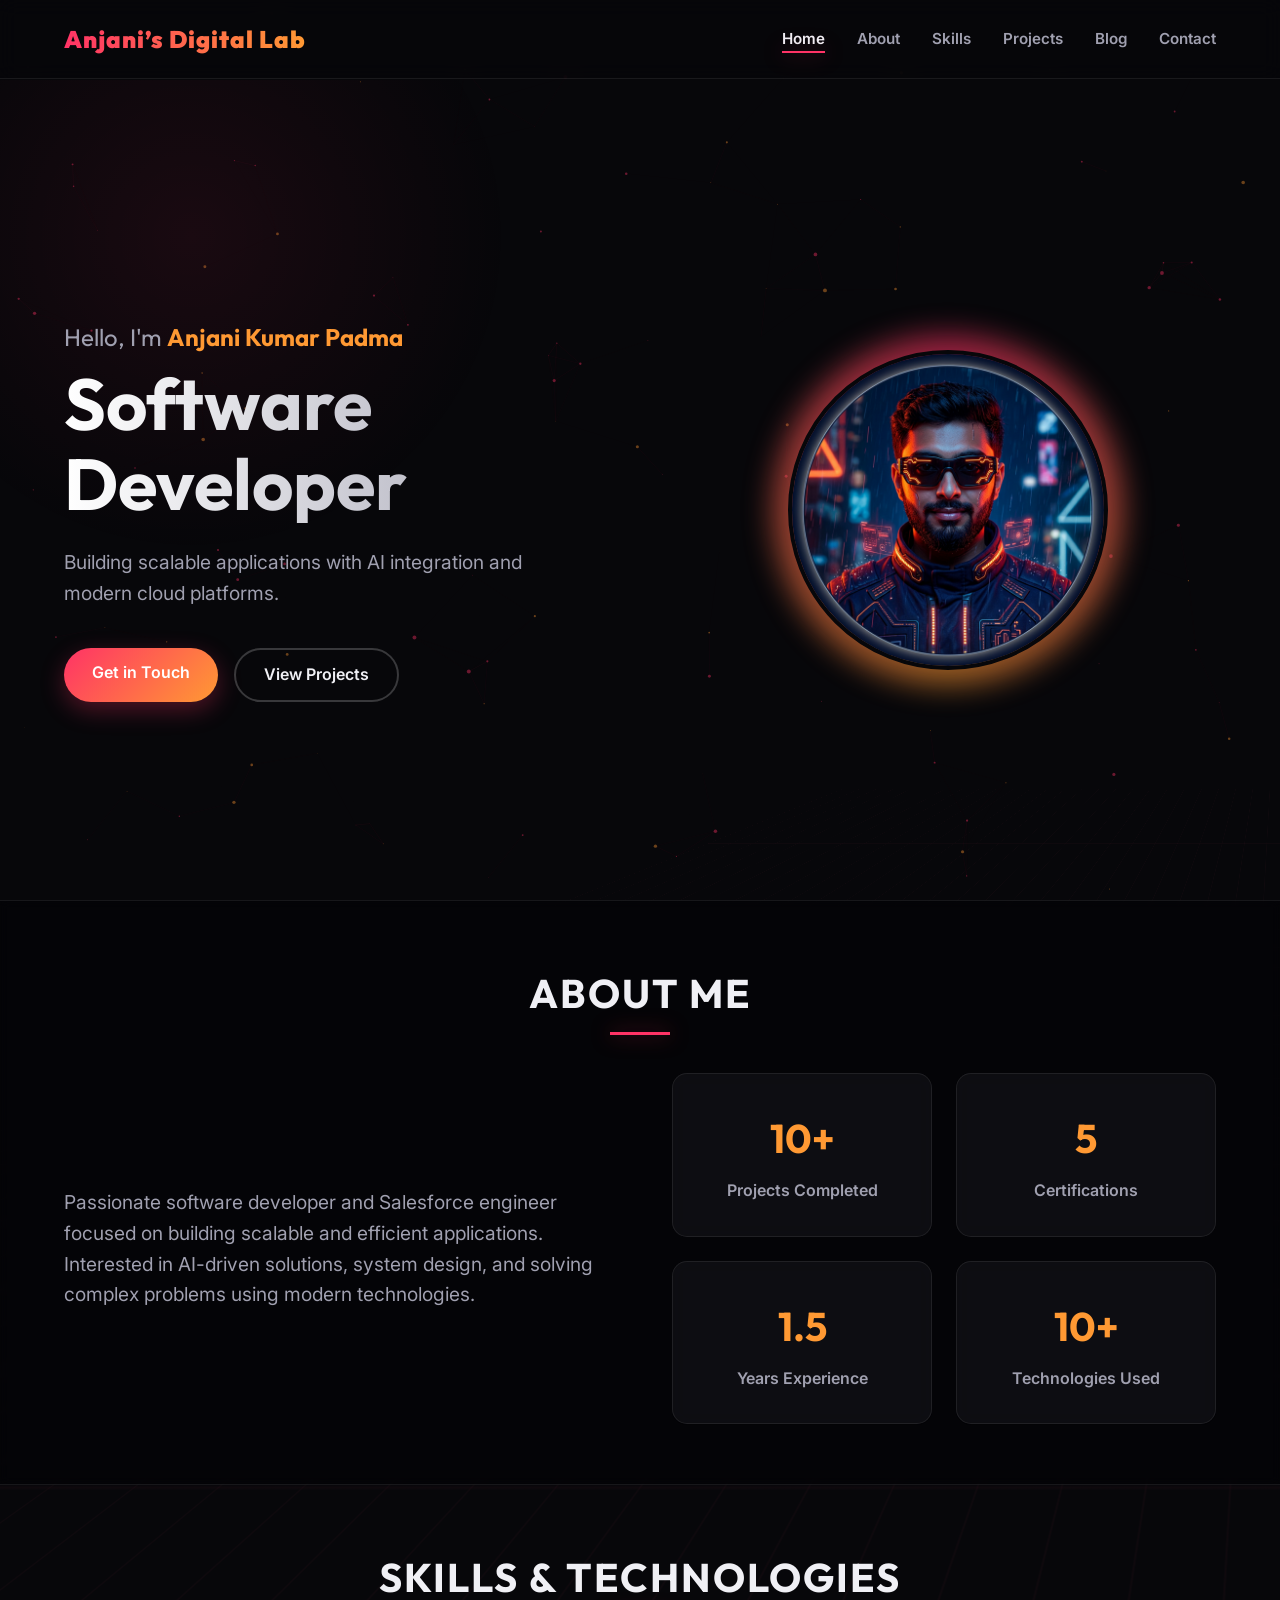
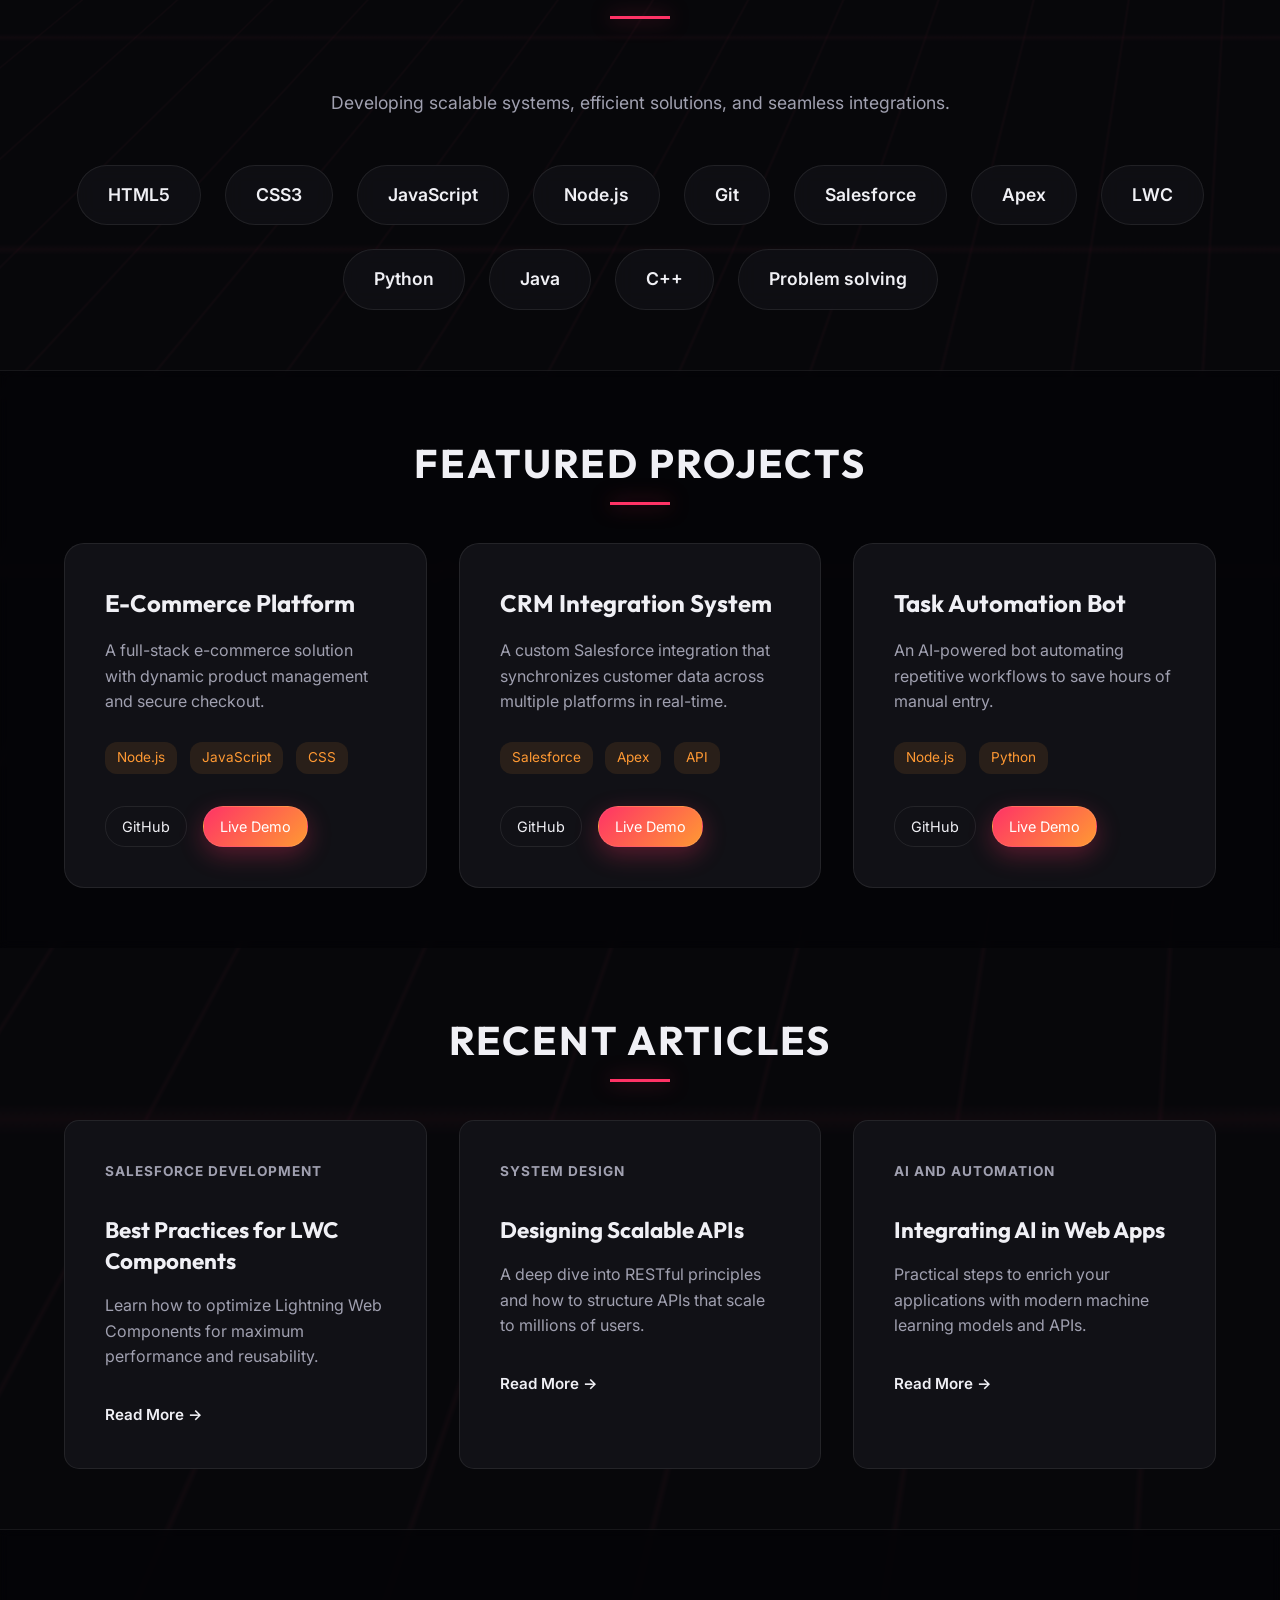
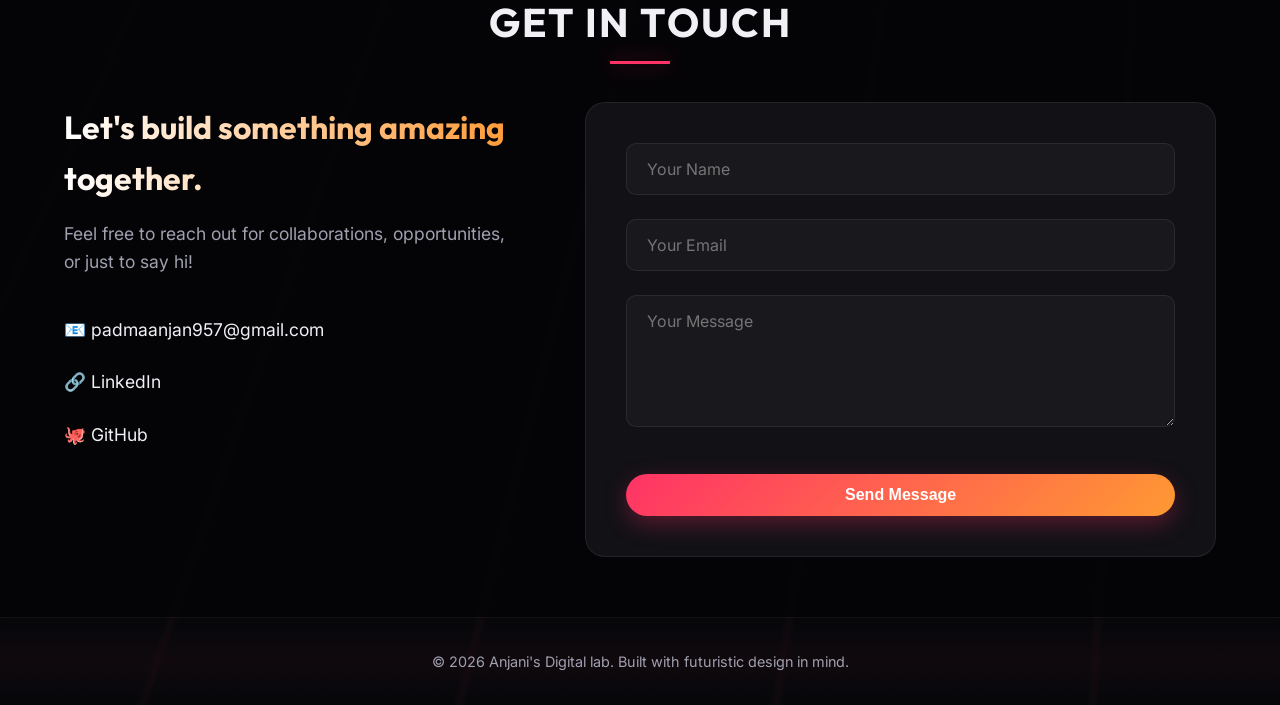
<file: index.html>
<!DOCTYPE html>
<html lang="en">

<head>
    <meta charset="UTF-8">
    <meta name="viewport" content="width=device-width, initial-scale=1.0">
    <meta name="description" content="Portfolio of a software developer passionate about Salesforce and AI.">
    <title>Anjani Kumar Padma</title>
    <link rel="icon" type="image/svg+xml" href="favicon.svg">
    <link rel="stylesheet" href="style.css">
    <link
        href="https://fonts.googleapis.com/css2?family=Inter:wght@300;400;600;800&family=Outfit:wght@400;700;900&display=swap"
        rel="stylesheet">
</head>

<body>
    <!-- Animated Cyberpunk Background -->
    <div class="cyber-grid"></div>
    <canvas id="particleCanvas"></canvas>

    <nav class="navbar">
        <div class="nav-logo">Anjani’s Digital Lab</div>
        <ul class="nav-links">
            <li><a href="#hero" class="active">Home</a></li>
            <li><a href="#about">About</a></li>
            <li><a href="#skills">Skills</a></li>
            <li><a href="#projects">Projects</a></li>
            <li><a href="#blog">Blog</a></li>
            <li><a href="#contact">Contact</a></li>
        </ul>
        <div class="hamburger">
            <span class="bar"></span>
            <span class="bar"></span>
            <span class="bar"></span>
        </div>
    </nav>

    <main>
        <!-- Hero Section -->
        <section id="hero" class="hero-section">
            <div class="hero-content">
                <h2 class="greeting">Hello, I'm <span class="highlight">Anjani Kumar Padma</span></h2>
                <h1 class="title">Software Developer</h1>
                <p class="subtitle">Building scalable applications with AI integration and modern cloud platforms.
                </p>
                <div class="hero-buttons">
                    <a href="#contact" class="btn btn-primary">Get in Touch</a>
                    <a href="#projects" class="btn btn-outline">View Projects</a>
                </div>
            </div>
            <div class="hero-image-container">
                <div class="glow-circle"></div>
                <img src="profile-placeholder.jpg" alt="Developer Profile" class="hero-img" id="profile-img">
            </div>
        </section>

        <!-- About Section -->
        <section id="about" class="about-section">
            <h2 class="section-title">About Me</h2>
            <div class="about-container">
                <div class="about-text">
                    <p>Passionate software developer and Salesforce engineer focused on building scalable and efficient
                        applications. Interested in AI-driven solutions, system design, and solving complex problems
                        using modern technologies.
                    </p>
                </div>
                <div class="metrics-grid">
                    <div class="metric-card">
                        <h3>10+</h3>
                        <p>Projects Completed</p>
                    </div>
                    <div class="metric-card">
                        <h3>5</h3>
                        <p>Certifications</p>
                    </div>
                    <div class="metric-card">
                        <h3>1.5</h3>
                        <p>Years Experience</p>
                    </div>
                    <div class="metric-card">
                        <h3>10+</h3>
                        <p>Technologies Used</p>
                    </div>
                </div>
            </div>
        </section>

        <!-- Skills Section -->
        <section id="skills" class="skills-section">
            <h2 class="section-title">Skills & Technologies</h2>
            <p class="section-subtitle">Developing scalable systems, efficient solutions, and seamless integrations.</p>
            <div class="skills-grid">
                <div class="skill-badge">HTML5</div>
                <div class="skill-badge">CSS3</div>
                <div class="skill-badge">JavaScript</div>
                <div class="skill-badge">Node.js</div>
                <div class="skill-badge">Git</div>
                <div class="skill-badge">Salesforce</div>
                <div class="skill-badge">Apex</div>
                <div class="skill-badge">LWC</div>
                <div class="skill-badge">Python</div>
                <div class="skill-badge">Java</div>
                <div class="skill-badge">C++</div>
                <div class="skill-badge">Problem solving</div>
            </div>
        </section>

        <!-- Projects Section -->
        <section id="projects" class="projects-section">
            <h2 class="section-title">Featured Projects</h2>
            <div class="projects-grid">
                <div class="project-card">
                    <div class="project-content">
                        <h3>E-Commerce Platform</h3>
                        <p>A full-stack e-commerce solution with dynamic product management and secure checkout.</p>
                        <div class="project-tech">
                            <span>Node.js</span><span>JavaScript</span><span>CSS</span>
                        </div>
                        <div class="project-links">
                            <a href="#" class="btn-small">GitHub</a>
                            <a href="#" class="btn-small btn-primary">Live Demo</a>
                        </div>
                    </div>
                </div>
                <div class="project-card">
                    <div class="project-content">
                        <h3>CRM Integration System</h3>
                        <p>A custom Salesforce integration that synchronizes customer data across multiple platforms in
                            real-time.</p>
                        <div class="project-tech">
                            <span>Salesforce</span><span>Apex</span><span>API</span>
                        </div>
                        <div class="project-links">
                            <a href="#" class="btn-small">GitHub</a>
                            <a href="#" class="btn-small btn-primary">Live Demo</a>
                        </div>
                    </div>
                </div>
                <div class="project-card">
                    <div class="project-content">
                        <h3>Task Automation Bot</h3>
                        <p>An AI-powered bot automating repetitive workflows to save hours of manual entry.</p>
                        <div class="project-tech">
                            <span>Node.js</span><span>Python</span>
                        </div>
                        <div class="project-links">
                            <a href="#" class="btn-small">GitHub</a>
                            <a href="#" class="btn-small btn-primary">Live Demo</a>
                        </div>
                    </div>
                </div>
            </div>
        </section>

        <!-- Blog Section -->
        <section id="blog" class="blog-section">
            <h2 class="section-title">Recent Articles</h2>
            <div class="blog-grid">
                <article class="blog-card">
                    <p class="blog-category">Salesforce Development</p>
                    <h3>Best Practices for LWC Components</h3>
                    <p>Learn how to optimize Lightning Web Components for maximum performance and reusability.</p>
                    <a href="blog-lwc.html" class="read-more">Read More &rarr;</a>
                </article>
                <article class="blog-card">
                    <p class="blog-category">System Design</p>
                    <h3>Designing Scalable APIs</h3>
                    <p>A deep dive into RESTful principles and how to structure APIs that scale to millions of users.
                    </p>
                    <a href="blog-api.html" class="read-more">Read More &rarr;</a>
                </article>
                <article class="blog-card">
                    <p class="blog-category">AI and Automation</p>
                    <h3>Integrating AI in Web Apps</h3>
                    <p>Practical steps to enrich your applications with modern machine learning models and APIs.</p>
                    <a href="blog-ai.html" class="read-more">Read More &rarr;</a>
                </article>
            </div>
        </section>

        <!-- Contact Section -->
        <section id="contact" class="contact-section">
            <h2 class="section-title">Get In Touch</h2>
            <div class="contact-container">
                <div class="contact-info">
                    <h3>Let's build something amazing together.</h3>
                    <p>Feel free to reach out for collaborations, opportunities, or just to say hi!</p>
                    <div class="contact-links">
                        <a href="mailto:hello@example.com" class="contact-link">📧 padmaanjan957@gmail.com</a>
                        <a href="#" class="contact-link">🔗 LinkedIn</a>
                        <a href="#" class="contact-link">🐙 GitHub</a>
                    </div>
                </div>
                <form class="contact-form" id="contactForm">
                    <div class="input-group">
                        <input type="text" id="name" required placeholder="Your Name">
                    </div>
                    <div class="input-group">
                        <input type="email" id="email" required placeholder="Your Email">
                    </div>
                    <div class="input-group">
                        <textarea id="message" rows="5" required placeholder="Your Message"></textarea>
                    </div>
                    <button type="submit" class="btn btn-primary submit-btn">Send Message</button>
                </form>
            </div>
        </section>
    </main>

    <footer>
        <p>&copy; 2026 Anjani's Digital lab. Built with futuristic design in mind.</p>
    </footer>

    <script src="main.js"></script>
</body>

</html>
</file>
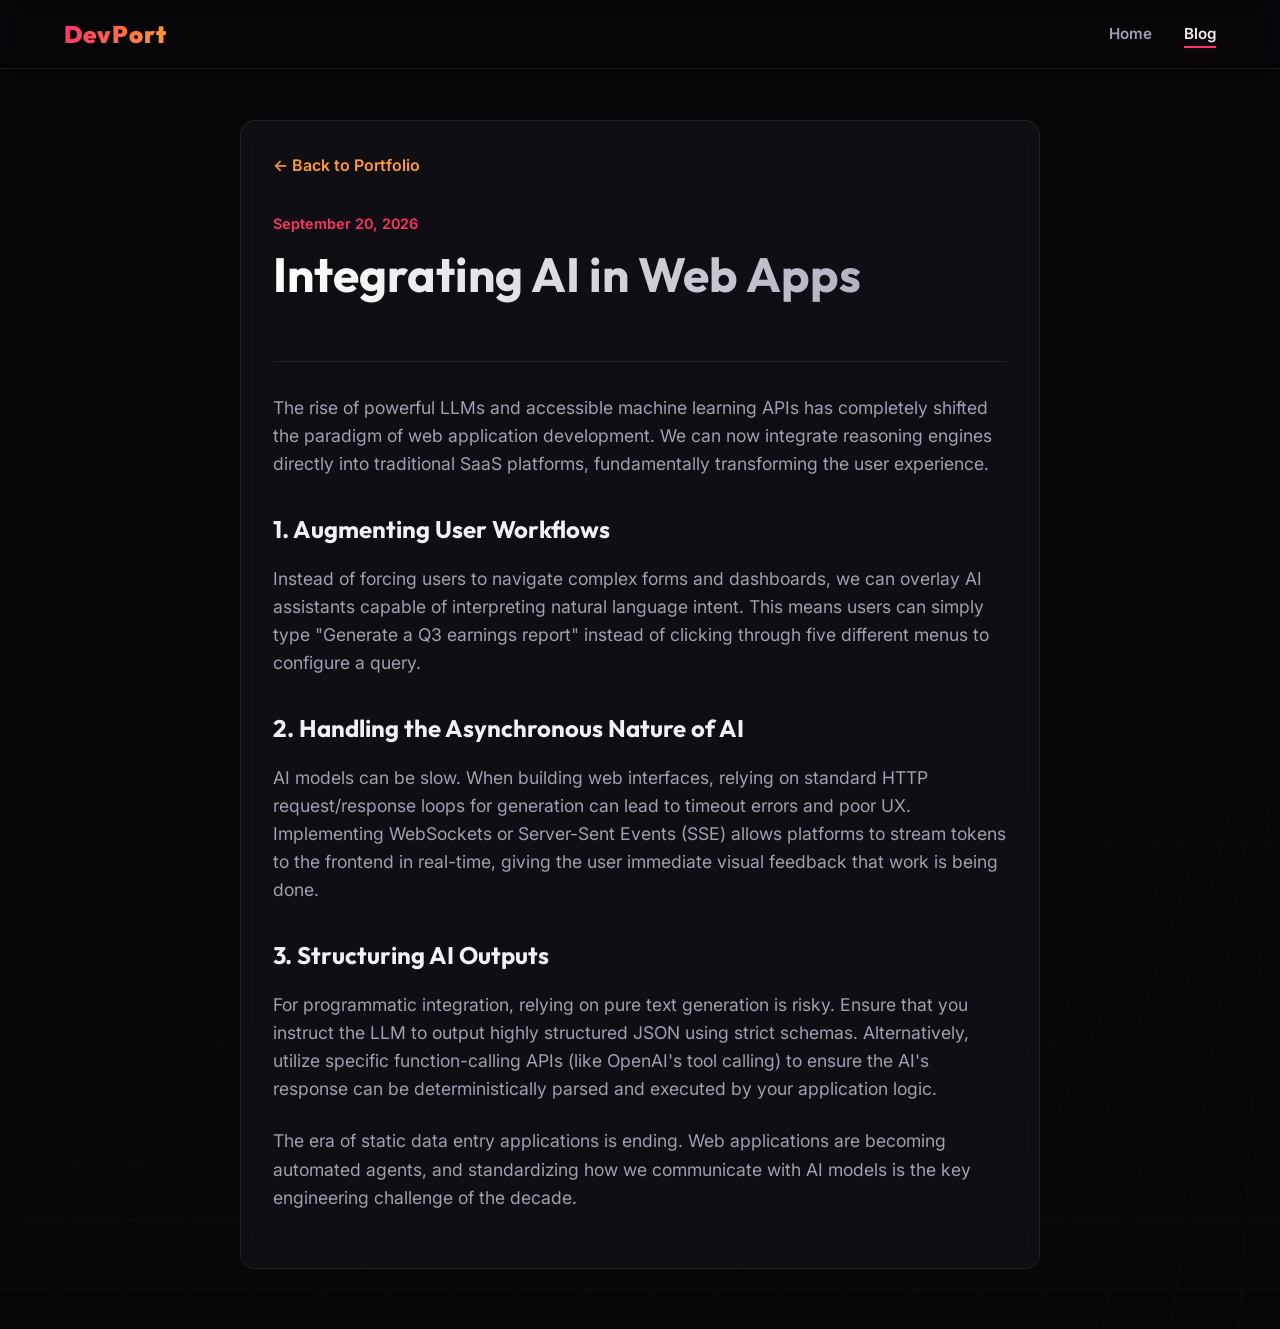
<file: blog-ai.html>
<!DOCTYPE html>
<html lang="en">
<head>
    <meta charset="UTF-8">
    <meta name="viewport" content="width=device-width, initial-scale=1.0">
    <meta name="description" content="Integrating AI in Web Apps - Software Developer Portfolio">
    <title>Integrating AI in Web Apps | Blog</title>
    <link rel="icon" type="image/svg+xml" href="favicon.svg">
    <link rel="stylesheet" href="style.css">
    <link href="https://fonts.googleapis.com/css2?family=Inter:wght@300;400;600;800&family=Outfit:wght@400;700;900&display=swap" rel="stylesheet">
    <style>
        .blog-post {
            max-width: 800px;
            margin: 120px auto 60px;
            padding: 2rem;
            background: rgba(17, 17, 22, 0.8);
            backdrop-filter: blur(10px);
            border-radius: 15px;
            border: 1px solid var(--border-subtle);
        }
        .blog-header {
            margin-bottom: 2rem;
            border-bottom: 1px solid var(--border-subtle);
            padding-bottom: 2rem;
        }
        .blog-header h1 {
            font-size: 3rem;
            margin-bottom: 1rem;
            background: linear-gradient(to right, #fff, #a0a0b0);
            -webkit-background-clip: text;
            -webkit-text-fill-color: transparent;
        }
        .date {
            color: var(--neon-accent);
            font-size: 0.9rem;
            font-weight: 600;
        }
        .blog-content p {
            margin-bottom: 1.5rem;
            font-size: 1.1rem;
            color: var(--text-muted);
        }
        .blog-content h2 {
            margin: 2rem 0 1rem;
            color: var(--text-main);
        }
        .back-link {
            display: inline-block;
            margin-bottom: 2rem;
            color: var(--neon-secondary);
            font-weight: 600;
            transition: var(--transition-smooth);
        }
        .back-link:hover {
            transform: translateX(-5px);
            color: var(--neon-accent);
        }
    </style>
</head>
<body>
    <div class="cyber-grid"></div>
    <canvas id="particleCanvas"></canvas>

    <nav class="navbar scrolled">
        <a href="index.html" class="nav-logo">DevPort</a>
        <ul class="nav-links">
            <li><a href="index.html#hero">Home</a></li>
            <li><a href="index.html#blog" class="active">Blog</a></li>
        </ul>
    </nav>

    <main>
        <article class="blog-post">
            <a href="index.html#blog" class="back-link">&larr; Back to Portfolio</a>
            <header class="blog-header">
                <span class="date">September 20, 2026</span>
                <h1>Integrating AI in Web Apps</h1>
            </header>
            <div class="blog-content">
                <p>The rise of powerful LLMs and accessible machine learning APIs has completely shifted the paradigm of web application development. We can now integrate reasoning engines directly into traditional SaaS platforms, fundamentally transforming the user experience.</p>
                
                <h2>1. Augmenting User Workflows</h2>
                <p>Instead of forcing users to navigate complex forms and dashboards, we can overlay AI assistants capable of interpreting natural language intent. This means users can simply type "Generate a Q3 earnings report" instead of clicking through five different menus to configure a query.</p>
                
                <h2>2. Handling the Asynchronous Nature of AI</h2>
                <p>AI models can be slow. When building web interfaces, relying on standard HTTP request/response loops for generation can lead to timeout errors and poor UX. Implementing WebSockets or Server-Sent Events (SSE) allows platforms to stream tokens to the frontend in real-time, giving the user immediate visual feedback that work is being done.</p>
                
                <h2>3. Structuring AI Outputs</h2>
                <p>For programmatic integration, relying on pure text generation is risky. Ensure that you instruct the LLM to output highly structured JSON using strict schemas. Alternatively, utilize specific function-calling APIs (like OpenAI's tool calling) to ensure the AI's response can be deterministically parsed and executed by your application logic.</p>

                <p>The era of static data entry applications is ending. Web applications are becoming automated agents, and standardizing how we communicate with AI models is the key engineering challenge of the decade.</p>
            </div>
        </article>
    </main>

    <script src="main.js"></script>
</body>
</html>
</file>
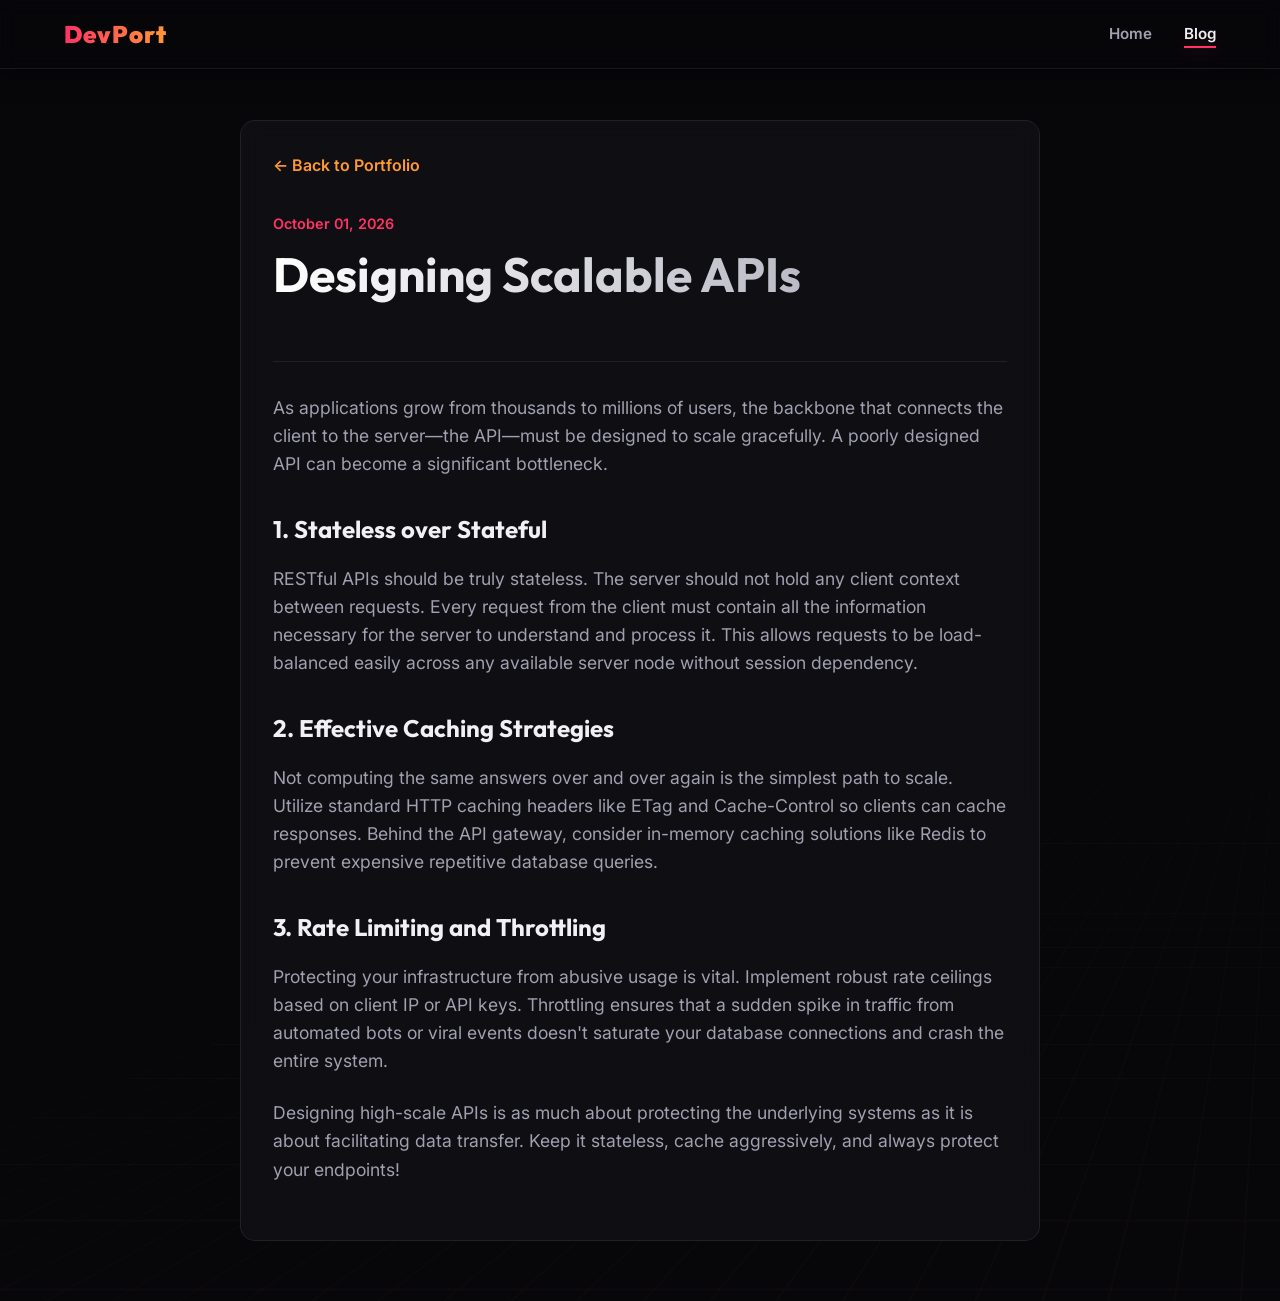
<file: blog-api.html>
<!DOCTYPE html>
<html lang="en">
<head>
    <meta charset="UTF-8">
    <meta name="viewport" content="width=device-width, initial-scale=1.0">
    <meta name="description" content="Designing Scalable APIs - Software Developer Portfolio">
    <title>Designing Scalable APIs | Blog</title>
    <link rel="icon" type="image/svg+xml" href="favicon.svg">
    <link rel="stylesheet" href="style.css">
    <link href="https://fonts.googleapis.com/css2?family=Inter:wght@300;400;600;800&family=Outfit:wght@400;700;900&display=swap" rel="stylesheet">
    <style>
        .blog-post {
            max-width: 800px;
            margin: 120px auto 60px;
            padding: 2rem;
            background: rgba(17, 17, 22, 0.8);
            backdrop-filter: blur(10px);
            border-radius: 15px;
            border: 1px solid var(--border-subtle);
        }
        .blog-header {
            margin-bottom: 2rem;
            border-bottom: 1px solid var(--border-subtle);
            padding-bottom: 2rem;
        }
        .blog-header h1 {
            font-size: 3rem;
            margin-bottom: 1rem;
            background: linear-gradient(to right, #fff, #a0a0b0);
            -webkit-background-clip: text;
            -webkit-text-fill-color: transparent;
        }
        .date {
            color: var(--neon-accent);
            font-size: 0.9rem;
            font-weight: 600;
        }
        .blog-content p {
            margin-bottom: 1.5rem;
            font-size: 1.1rem;
            color: var(--text-muted);
        }
        .blog-content h2 {
            margin: 2rem 0 1rem;
            color: var(--text-main);
        }
        .back-link {
            display: inline-block;
            margin-bottom: 2rem;
            color: var(--neon-secondary);
            font-weight: 600;
            transition: var(--transition-smooth);
        }
        .back-link:hover {
            transform: translateX(-5px);
            color: var(--neon-accent);
        }
    </style>
</head>
<body>
    <div class="cyber-grid"></div>
    <canvas id="particleCanvas"></canvas>

    <nav class="navbar scrolled">
        <a href="index.html" class="nav-logo">DevPort</a>
        <ul class="nav-links">
            <li><a href="index.html#hero">Home</a></li>
            <li><a href="index.html#blog" class="active">Blog</a></li>
        </ul>
    </nav>

    <main>
        <article class="blog-post">
            <a href="index.html#blog" class="back-link">&larr; Back to Portfolio</a>
            <header class="blog-header">
                <span class="date">October 01, 2026</span>
                <h1>Designing Scalable APIs</h1>
            </header>
            <div class="blog-content">
                <p>As applications grow from thousands to millions of users, the backbone that connects the client to the server—the API—must be designed to scale gracefully. A poorly designed API can become a significant bottleneck.</p>
                
                <h2>1. Stateless over Stateful</h2>
                <p>RESTful APIs should be truly stateless. The server should not hold any client context between requests. Every request from the client must contain all the information necessary for the server to understand and process it. This allows requests to be load-balanced easily across any available server node without session dependency.</p>
                
                <h2>2. Effective Caching Strategies</h2>
                <p>Not computing the same answers over and over again is the simplest path to scale. Utilize standard HTTP caching headers like ETag and Cache-Control so clients can cache responses. Behind the API gateway, consider in-memory caching solutions like Redis to prevent expensive repetitive database queries.</p>
                
                <h2>3. Rate Limiting and Throttling</h2>
                <p>Protecting your infrastructure from abusive usage is vital. Implement robust rate ceilings based on client IP or API keys. Throttling ensures that a sudden spike in traffic from automated bots or viral events doesn't saturate your database connections and crash the entire system.</p>

                <p>Designing high-scale APIs is as much about protecting the underlying systems as it is about facilitating data transfer. Keep it stateless, cache aggressively, and always protect your endpoints!</p>
            </div>
        </article>
    </main>

    <script src="main.js"></script>
</body>
</html>
</file>
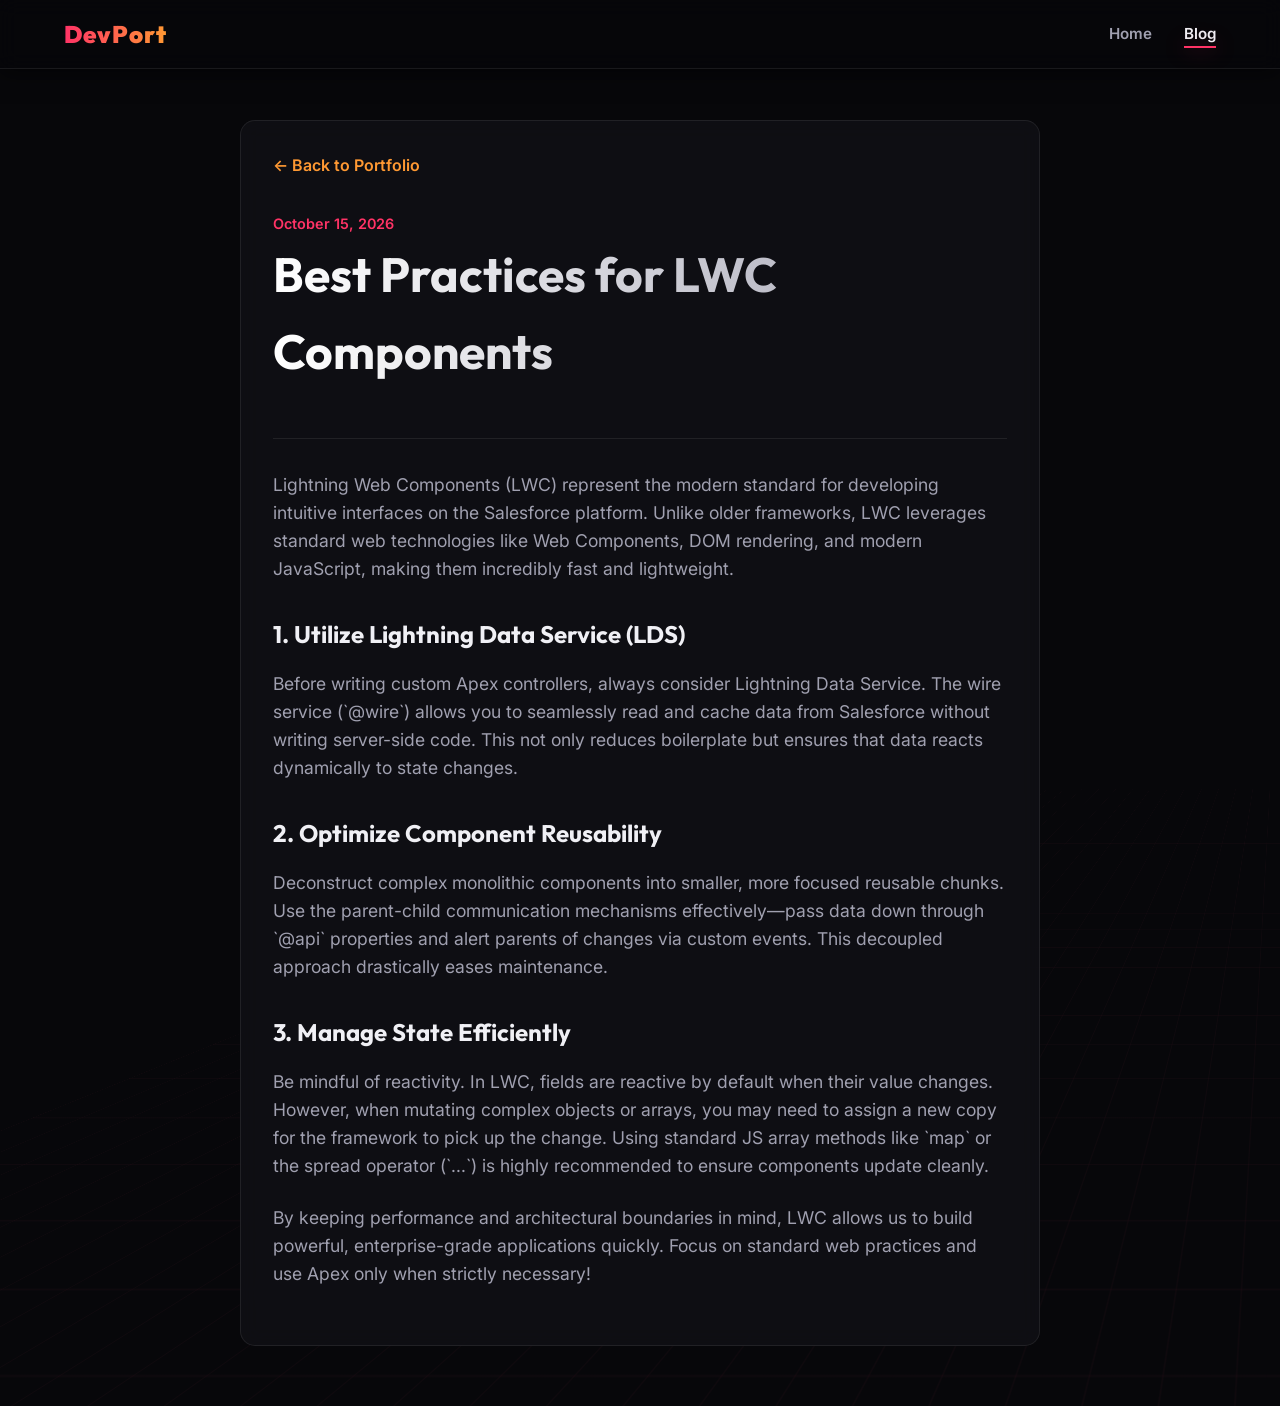
<file: blog-lwc.html>
<!DOCTYPE html>
<html lang="en">
<head>
    <meta charset="UTF-8">
    <meta name="viewport" content="width=device-width, initial-scale=1.0">
    <meta name="description" content="Best Practices for LWC Components - Software Developer Portfolio">
    <title>Best Practices for LWC Components | Blog</title>
    <link rel="icon" type="image/svg+xml" href="favicon.svg">
    <link rel="stylesheet" href="style.css">
    <link href="https://fonts.googleapis.com/css2?family=Inter:wght@300;400;600;800&family=Outfit:wght@400;700;900&display=swap" rel="stylesheet">
    <style>
        .blog-post {
            max-width: 800px;
            margin: 120px auto 60px;
            padding: 2rem;
            background: rgba(17, 17, 22, 0.8);
            backdrop-filter: blur(10px);
            border-radius: 15px;
            border: 1px solid var(--border-subtle);
        }
        .blog-header {
            margin-bottom: 2rem;
            border-bottom: 1px solid var(--border-subtle);
            padding-bottom: 2rem;
        }
        .blog-header h1 {
            font-size: 3rem;
            margin-bottom: 1rem;
            background: linear-gradient(to right, #fff, #a0a0b0);
            -webkit-background-clip: text;
            -webkit-text-fill-color: transparent;
        }
        .date {
            color: var(--neon-accent);
            font-size: 0.9rem;
            font-weight: 600;
        }
        .blog-content p {
            margin-bottom: 1.5rem;
            font-size: 1.1rem;
            color: var(--text-muted);
        }
        .blog-content h2 {
            margin: 2rem 0 1rem;
            color: var(--text-main);
        }
        .back-link {
            display: inline-block;
            margin-bottom: 2rem;
            color: var(--neon-secondary);
            font-weight: 600;
            transition: var(--transition-smooth);
        }
        .back-link:hover {
            transform: translateX(-5px);
            color: var(--neon-accent);
        }
    </style>
</head>
<body>
    <div class="cyber-grid"></div>
    <canvas id="particleCanvas"></canvas>

    <nav class="navbar scrolled">
        <a href="index.html" class="nav-logo">DevPort</a>
        <ul class="nav-links">
            <li><a href="index.html#hero">Home</a></li>
            <li><a href="index.html#blog" class="active">Blog</a></li>
        </ul>
    </nav>

    <main>
        <article class="blog-post">
            <a href="index.html#blog" class="back-link">&larr; Back to Portfolio</a>
            <header class="blog-header">
                <span class="date">October 15, 2026</span>
                <h1>Best Practices for LWC Components</h1>
            </header>
            <div class="blog-content">
                <p>Lightning Web Components (LWC) represent the modern standard for developing intuitive interfaces on the Salesforce platform. Unlike older frameworks, LWC leverages standard web technologies like Web Components, DOM rendering, and modern JavaScript, making them incredibly fast and lightweight.</p>
                
                <h2>1. Utilize Lightning Data Service (LDS)</h2>
                <p>Before writing custom Apex controllers, always consider Lightning Data Service. The wire service (`@wire`) allows you to seamlessly read and cache data from Salesforce without writing server-side code. This not only reduces boilerplate but ensures that data reacts dynamically to state changes.</p>
                
                <h2>2. Optimize Component Reusability</h2>
                <p>Deconstruct complex monolithic components into smaller, more focused reusable chunks. Use the parent-child communication mechanisms effectively—pass data down through `@api` properties and alert parents of changes via custom events. This decoupled approach drastically eases maintenance.</p>
                
                <h2>3. Manage State Efficiently</h2>
                <p>Be mindful of reactivity. In LWC, fields are reactive by default when their value changes. However, when mutating complex objects or arrays, you may need to assign a new copy for the framework to pick up the change. Using standard JS array methods like `map` or the spread operator (`...`) is highly recommended to ensure components update cleanly.</p>

                <p>By keeping performance and architectural boundaries in mind, LWC allows us to build powerful, enterprise-grade applications quickly. Focus on standard web practices and use Apex only when strictly necessary!</p>
            </div>
        </article>
    </main>

    <script src="main.js"></script>
</body>
</html>
</file>
<file: style.css>
/* ========== CSS Variables ========== */
:root {
    --bg-dark: #07070a;
    --bg-darker: #040406;
    --bg-card: #111116;

    --text-main: #f0f0f5;
    --text-muted: #a0a0b0;

    --neon-accent: #ff3366;
    --neon-secondary: #ff9933;

    --glow-primary: 0 0 20px rgba(255, 51, 102, 0.5);
    --glow-secondary: 0 0 20px rgba(255, 153, 51, 0.4);

    --border-subtle: rgba(255, 255, 255, 0.08);

    --font-heading: 'Outfit', sans-serif;
    --font-body: 'Inter', sans-serif;

    --transition-smooth: all 0.3s cubic-bezier(0.25, 0.46, 0.45, 0.94);
}

/* ========== Base Reset ========== */
* {
    margin: 0;
    padding: 0;
    box-sizing: border-box;
}

html {
    scroll-behavior: smooth;
    font-size: 16px;
}

body {
    background-color: var(--bg-dark);
    color: var(--text-main);
    font-family: var(--font-body);
    line-height: 1.6;
    overflow-x: hidden;
    position: relative;
    z-index: 0;
}

/* Cyberpunk Grid Background */
.cyber-grid {
    position: fixed;
    top: 0;
    left: 0;
    width: 200vw;
    height: 200vh;
    background-image: 
        linear-gradient(rgba(255, 51, 102, 0.05) 1px, transparent 1px),
        linear-gradient(90deg, rgba(255, 51, 102, 0.05) 1px, transparent 1px);
    background-size: 50px 50px;
    z-index: -2;
    transform: perspective(500px) rotateX(60deg) translateY(-100px) translateZ(-200px);
    animation: gridMove 20s linear infinite;
    opacity: 0.6;
    pointer-events: none;
}

@keyframes gridMove {
    0% { transform: perspective(500px) rotateX(60deg) translateY(0) translateZ(-200px); }
    100% { transform: perspective(500px) rotateX(60deg) translateY(50px) translateZ(-200px); }
}

/* Particle Canvas */
#particleCanvas {
    position: fixed;
    top: 0;
    left: 0;
    width: 100vw;
    height: 100vh;
    z-index: -1;
    pointer-events: none;
}

h1,
h2,
h3,
h4 {
    font-family: var(--font-heading);
    font-weight: 700;
}

a {
    text-decoration: none;
    color: inherit;
    transition: var(--transition-smooth);
}

/* ========== Typography ========== */
.section-title {
    font-size: 2.5rem;
    text-align: center;
    margin-bottom: 3rem;
    color: var(--text-main);
    text-transform: uppercase;
    letter-spacing: 2px;
    position: relative;
    display: inline-block;
    width: 100%;
}

.section-title::after {
    content: '';
    position: absolute;
    bottom: -10px;
    left: 50%;
    transform: translateX(-50%);
    width: 60px;
    height: 3px;
    background: var(--neon-accent);
    box-shadow: var(--glow-primary);
}

.section-subtitle {
    text-align: center;
    color: var(--text-muted);
    font-size: 1.1rem;
    margin-top: 2rem;
    margin-bottom: 3rem;
}

/* ========== Buttons ========== */
.btn {
    display: inline-block;
    padding: 12px 28px;
    border-radius: 30px;
    font-size: 1rem;
    font-weight: 600;
    cursor: pointer;
    transition: var(--transition-smooth);
    text-align: center;
}

.btn-primary {
    background: linear-gradient(135deg, var(--neon-accent), var(--neon-secondary));
    color: #fff;
    border: none;
    box-shadow: rgba(255, 51, 102, 0.3) 0px 8px 24px;
}

.btn-primary:hover {
    transform: translateY(-3px);
    box-shadow: rgba(255, 51, 102, 0.6) 0px 12px 28px;
    filter: brightness(1.1);
}

.btn-outline {
    background: transparent;
    color: var(--text-main);
    border: 2px solid rgba(255, 255, 255, 0.2);
}

.btn-outline:hover {
    border-color: var(--neon-accent);
    color: var(--neon-accent);
    box-shadow: inset 0 0 10px rgba(255, 51, 102, 0.2);
}

.btn-small {
    padding: 8px 16px;
    border-radius: 20px;
    font-size: 0.9rem;
    border: 1px solid var(--border-subtle);
}

/* ========== Navigation ========== */
.navbar {
    position: fixed;
    top: 0;
    width: 100%;
    padding: 20px 5%;
    display: flex;
    justify-content: space-between;
    align-items: center;
    z-index: 1000;
    background: rgba(7, 7, 10, 0.85);
    backdrop-filter: blur(10px);
    border-bottom: 1px solid var(--border-subtle);
    transition: padding 0.3s ease;
}

.navbar.scrolled {
    padding: 15px 5%;
    box-shadow: 0 5px 20px rgba(0, 0, 0, 0.5);
}

.nav-logo {
    font-family: var(--font-heading);
    font-size: 1.5rem;
    font-weight: 900;
    background: linear-gradient(90deg, var(--neon-accent), var(--neon-secondary));
    -webkit-background-clip: text;
    -webkit-text-fill-color: transparent;
    letter-spacing: 1px;
}

.nav-links {
    display: flex;
    list-style: none;
    gap: 2rem;
}

.nav-links a {
    font-size: 0.95rem;
    font-weight: 600;
    color: var(--text-muted);
    position: relative;
}

.nav-links a::after {
    content: '';
    position: absolute;
    bottom: -5px;
    left: 0;
    width: 0;
    height: 2px;
    background: var(--neon-accent);
    transition: var(--transition-smooth);
    box-shadow: var(--glow-primary);
}

.nav-links a:hover,
.nav-links a.active {
    color: var(--text-main);
}

.nav-links a:hover::after,
.nav-links a.active::after {
    width: 100%;
}

.hamburger {
    display: none;
    cursor: pointer;
}

.hamburger .bar {
    display: block;
    width: 25px;
    height: 3px;
    margin: 5px auto;
    background-color: var(--text-main);
    transition: var(--transition-smooth);
}

/* ========== Main Sections ========== */
section {
    padding: 60px 5%;
    min-height: auto;
    display: flex;
    flex-direction: column;
    justify-content: center;
}

/* Hero Section */
.hero-section {
    flex-direction: row;
    align-items: center;
    justify-content: center;
    gap: 5rem;
    margin-top: 80px;
    padding-bottom: 20px;
    /* offset navbar */
    position: relative;
    overflow: hidden;
    min-height: calc(100vh - 80px); /* Fill screen but account for navbar */
    max-width: 1400px;
    margin-left: auto;
    margin-right: auto;
}

/* Background gradient orb */
.hero-section::before {
    content: '';
    position: absolute;
    top: -20%;
    left: -10%;
    width: 50vw;
    height: 50vw;
    background: radial-gradient(circle, rgba(255, 51, 102, 0.08) 0%, rgba(7, 7, 10, 0) 70%);
    z-index: -1;
    border-radius: 50%;
}

.hero-content {
    flex: 1;
    max-width: 600px;
    z-index: 2;
}

.greeting {
    font-size: 1.5rem;
    color: var(--text-muted);
    margin-bottom: 0.5rem;
    font-weight: 400;
}

.greeting .highlight {
    color: var(--neon-secondary);
    font-family: var(--font-heading);
    font-weight: 700;
}

.title {
    font-size: 4.5rem;
    line-height: 1.1;
    margin-bottom: 1.5rem;
    background: linear-gradient(to right, #fff, #a0a0b0);
    -webkit-background-clip: text;
    -webkit-text-fill-color: transparent;
}

.subtitle {
    font-size: 1.2rem;
    color: var(--text-muted);
    margin-bottom: 2.5rem;
    max-width: 500px;
}

.hero-buttons {
    display: flex;
    gap: 1rem;
}

.hero-image-container {
    flex: 1;
    display: flex;
    justify-content: center;
    position: relative;
    z-index: 2;
}

.glow-circle {
    position: absolute;
    width: 350px;
    height: 350px;
    background: conic-gradient(from 0deg, var(--neon-accent), var(--neon-secondary), var(--neon-accent));
    border-radius: 50%;
    top: 50%;
    left: 50%;
    transform: translate(-50%, -50%);
    filter: blur(15px);
    opacity: 0.6;
    animation: rotateGlow 10s linear infinite;
    z-index: 1;
}

.hero-img {
    position: relative;
    width: 320px;
    height: 320px;
    border-radius: 50%;
    object-fit: cover;
    z-index: 2;
    border: 4px solid var(--bg-dark);
    background-color: #222;
}

@keyframes rotateGlow {
    0% {
        transform: translate(-50%, -50%) rotate(0deg);
    }

    100% {
        transform: translate(-50%, -50%) rotate(360deg);
    }
}

/* About Section */
.about-section {
    background-color: rgba(4, 4, 6, 0.7);
    backdrop-filter: blur(5px);
    border-top: 1px solid var(--border-subtle);
    border-bottom: 1px solid var(--border-subtle);
}

.about-container {
    display: flex;
    gap: 4rem;
    align-items: center;
    max-width: 1400px;
    margin: 0 auto;
}

.about-text {
    flex: 1;
    font-size: 1.2rem;
    color: var(--text-muted);
}

.metrics-grid {
    flex: 1;
    display: grid;
    grid-template-columns: repeat(2, 1fr);
    gap: 1.5rem;
}

.metric-card {
    background: rgba(17, 17, 22, 0.8);
    backdrop-filter: blur(10px);
    padding: 2rem;
    border-radius: 15px;
    border: 1px solid var(--border-subtle);
    text-align: center;
    transition: var(--transition-smooth);
}

.metric-card:hover {
    transform: translateY(-5px);
    border-color: rgba(255, 153, 51, 0.4);
    box-shadow: 0 10px 30px rgba(0, 0, 0, 0.5);
}

.metric-card h3 {
    font-size: 2.5rem;
    color: var(--neon-secondary);
    margin-bottom: 0.5rem;
}

.metric-card p {
    color: var(--text-muted);
    font-weight: 600;
}

/* Skills Section */
.skills-section {
    align-items: center;
    background-color: transparent;
}

.skills-grid {
    display: flex;
    flex-wrap: wrap;
    justify-content: center;
    gap: 1.5rem;
    max-width: 1400px;
    margin: 0 auto;
}

.skill-badge {
    background: rgba(17, 17, 22, 0.8);
    backdrop-filter: blur(10px);
    padding: 15px 30px;
    border-radius: 50px;
    border: 1px solid var(--border-subtle);
    font-weight: 600;
    font-size: 1.1rem;
    color: var(--text-main);
    transition: var(--transition-smooth);
    display: flex;
    align-items: center;
    gap: 10px;
}

.skill-badge:hover {
    border-color: var(--neon-accent);
    color: var(--neon-accent);
    transform: translateY(-3px) scale(1.05);
    box-shadow: var(--glow-primary);
}

/* Projects Section */
.projects-section {
    background-color: rgba(4, 4, 6, 0.7);
    backdrop-filter: blur(5px);
    border-top: 1px solid var(--border-subtle);
    align-items: center;
}

.projects-grid {
    display: grid;
    grid-template-columns: repeat(auto-fit, minmax(350px, 1fr));
    gap: 2rem;
    width: 100%;
    max-width: 1400px;
}

.project-card {
    background: var(--bg-card);
    border-radius: 20px;
    overflow: hidden;
    border: 1px solid var(--border-subtle);
    transition: var(--transition-smooth);
    position: relative;
}

.project-card::before {
    content: '';
    position: absolute;
    top: 0;
    left: 0;
    width: 100%;
    height: 100%;
    background: linear-gradient(to bottom, transparent, rgba(255, 51, 102, 0.05));
    opacity: 0;
    transition: var(--transition-smooth);
    pointer-events: none;
}

.project-card:hover {
    transform: translateY(-10px);
    border-color: rgba(255, 51, 102, 0.3);
    box-shadow: 0 15px 40px rgba(0, 0, 0, 0.6);
}

.project-card:hover::before {
    opacity: 1;
}

.project-content {
    padding: 2.5rem;
}

.project-content h3 {
    font-size: 1.5rem;
    margin-bottom: 1rem;
    color: var(--text-main);
}

.project-content p {
    color: var(--text-muted);
    margin-bottom: 1.5rem;
    min-height: 80px;
}

.project-tech {
    display: flex;
    flex-wrap: wrap;
    gap: 0.8rem;
    margin-bottom: 2rem;
}

.project-tech span {
    font-size: 0.85rem;
    color: var(--neon-secondary);
    background: rgba(255, 153, 51, 0.1);
    padding: 5px 12px;
    border-radius: 12px;
}

.project-links {
    display: flex;
    gap: 1rem;
}

/* Blog Section */
.blog-section {
    align-items: center;
}

.blog-grid {
    display: grid;
    grid-template-columns: repeat(auto-fit, minmax(350px, 1fr));
    gap: 2rem;
    width: 100%;
    max-width: 1400px;
}

.blog-card {
    background: var(--bg-card);
    padding: 2.5rem;
    border-radius: 15px;
    border: 1px solid var(--border-subtle);
    transition: var(--transition-smooth);
}

.blog-card:hover {
    transform: translateY(-5px);
    border-color: rgba(255, 255, 255, 0.2);
}

.blog-category {
    font-size: 0.85rem;
    color: var(--neon-accent);
    text-transform: uppercase;
    letter-spacing: 1px;
    margin-bottom: 1rem;
    font-weight: 700;
}

.blog-card h3 {
    font-size: 1.4rem;
    margin-bottom: 1rem;
    line-height: 1.4;
}

.blog-card p {
    color: var(--text-muted);
    margin-bottom: 2rem;
}

.read-more {
    color: var(--text-main);
    font-weight: 600;
    font-size: 0.95rem;
    display: inline-flex;
    align-items: center;
}

.read-more:hover {
    color: var(--neon-secondary);
}

/* Contact Section */
.contact-section {
    background-color: rgba(4, 4, 6, 0.7);
    backdrop-filter: blur(5px);
    border-top: 1px solid var(--border-subtle);
}

.contact-container {
    display: flex;
    gap: 4rem;
    max-width: 1400px;
    margin: 0 auto;
    width: 100%;
}

.contact-info {
    flex: 1;
}

.contact-info h3 {
    font-size: 2rem;
    margin-bottom: 1rem;
    background: linear-gradient(90deg, #fff, var(--neon-secondary));
    -webkit-background-clip: text;
    -webkit-text-fill-color: transparent;
}

.contact-info p {
    color: var(--text-muted);
    margin-bottom: 2.5rem;
    font-size: 1.1rem;
}

.contact-links {
    display: flex;
    flex-direction: column;
    gap: 1.5rem;
}

.contact-link {
    display: inline-flex;
    align-items: center;
    font-size: 1.1rem;
    color: var(--text-main);
    transition: var(--transition-smooth);
}

.contact-link:hover {
    color: var(--neon-accent);
    transform: translateX(10px);
}

.contact-form {
    flex: 1.2;
    background: var(--bg-card);
    padding: 2.5rem;
    border-radius: 20px;
    border: 1px solid var(--border-subtle);
}

.input-group {
    margin-bottom: 1.5rem;
}

.input-group input,
.input-group textarea {
    width: 100%;
    background: rgba(255, 255, 255, 0.03);
    border: 1px solid var(--border-subtle);
    padding: 15px 20px;
    border-radius: 10px;
    color: var(--text-main);
    font-family: var(--font-body);
    font-size: 1rem;
    transition: var(--transition-smooth);
}

.input-group input:focus,
.input-group textarea:focus {
    outline: none;
    border-color: var(--neon-accent);
    background: rgba(255, 255, 255, 0.05);
}

.submit-btn {
    width: 100%;
    margin-top: 1rem;
}

/* Footer */
footer {
    text-align: center;
    padding: 2rem;
    border-top: 1px solid var(--border-subtle);
    color: var(--text-muted);
    font-size: 0.9rem;
}

/* ========== Responsive Design ========== */
@media (max-width: 992px) {
    .hero-section {
        flex-direction: column-reverse;
        text-align: center;
        gap: 4rem;
        padding-top: 150px;
    }

    .hero-buttons {
        justify-content: center;
    }

    .subtitle {
        margin: 0 auto 2.5rem;
    }

    .about-container {
        flex-direction: column;
    }

    .contact-container {
        flex-direction: column;
    }
}

@media (max-width: 768px) {
    .nav-links {
        display: none;
        position: absolute;
        top: 100%;
        left: 0;
        width: 100%;
        background: var(--bg-darker);
        flex-direction: column;
        text-align: center;
        padding: 20px 0;
        border-bottom: 1px solid var(--border-subtle);
    }

    .nav-links.active {
        display: flex;
    }

    .hamburger {
        display: block;
    }

    .hamburger.active .bar:nth-child(2) {
        opacity: 0;
    }

    .hamburger.active .bar:nth-child(1) {
        transform: translateY(8px) rotate(45deg);
    }

    .hamburger.active .bar:nth-child(3) {
        transform: translateY(-8px) rotate(-45deg);
    }

    .title {
        font-size: 3rem;
    }

    .glow-circle {
        width: 250px;
        height: 250px;
    }

    .hero-img {
        width: 220px;
        height: 220px;
    }

    .metrics-grid {
        grid-template-columns: 1fr;
    }
}

@media (max-width: 480px) {
    .title {
        font-size: 2.5rem;
    }

    .hero-buttons {
        flex-direction: column;
    }

    .skills-grid {
        gap: 1rem;
    }

    .skill-badge {
        padding: 10px 20px;
        font-size: 0.9rem;
    }
}

/* ========== Animation Classes ========== */
.fade-in {
    opacity: 0;
    transform: translateY(30px);
    transition: opacity 0.8s ease-out, transform 0.8s ease-out;
}

.fade-in.appear {
    opacity: 1;
    transform: translateY(0);
}
</file>
